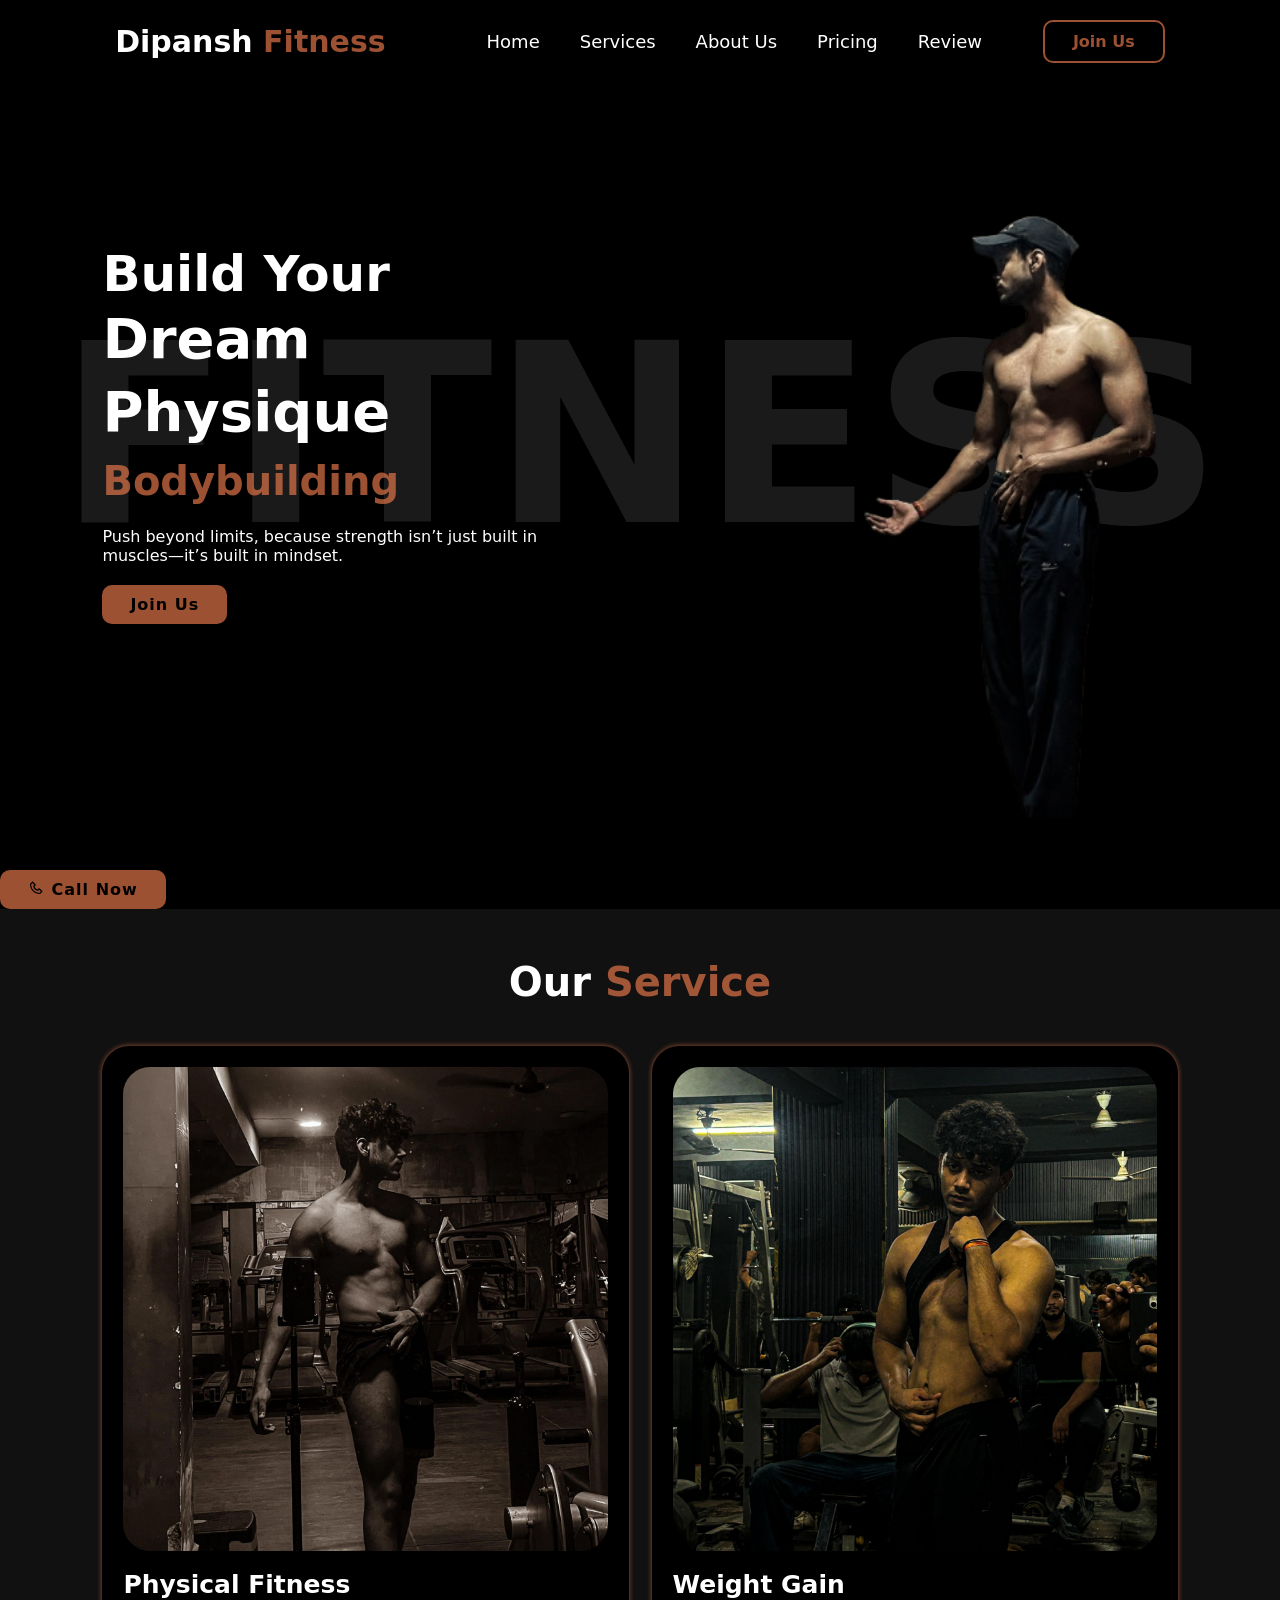
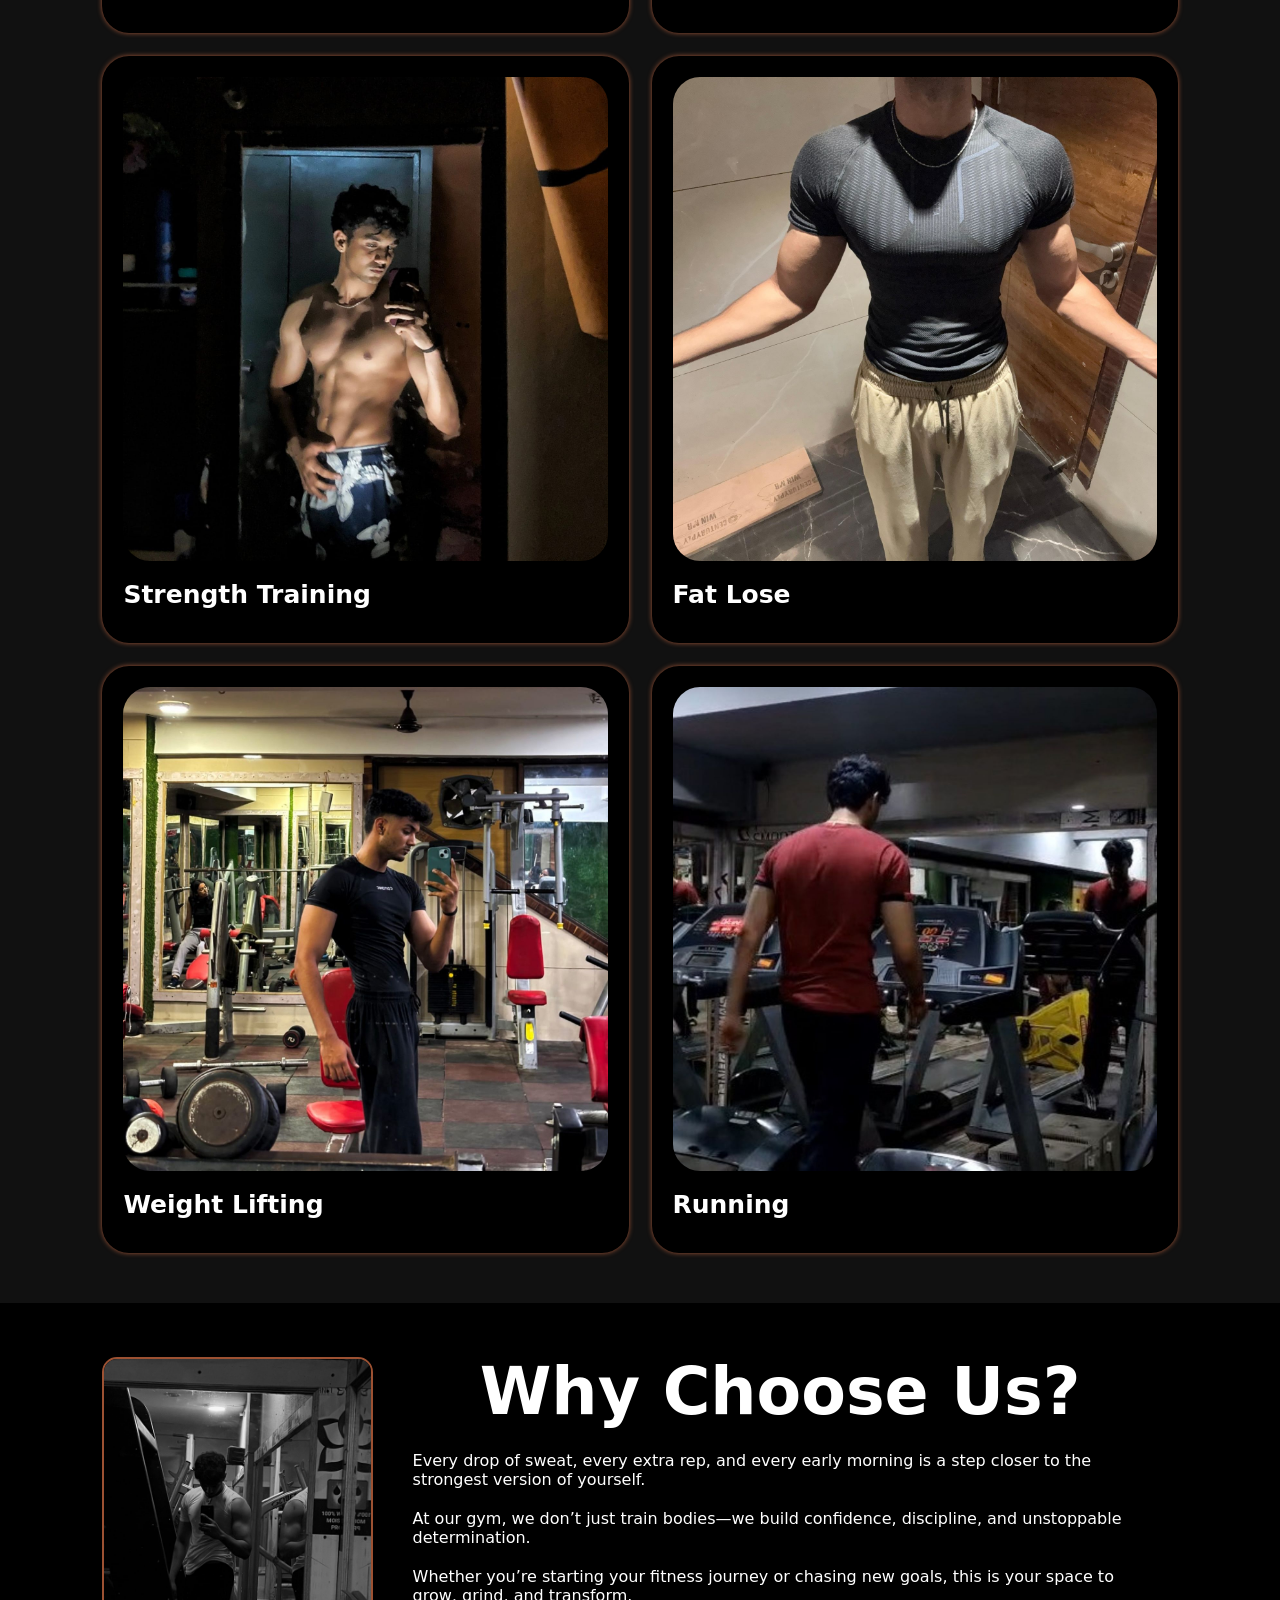
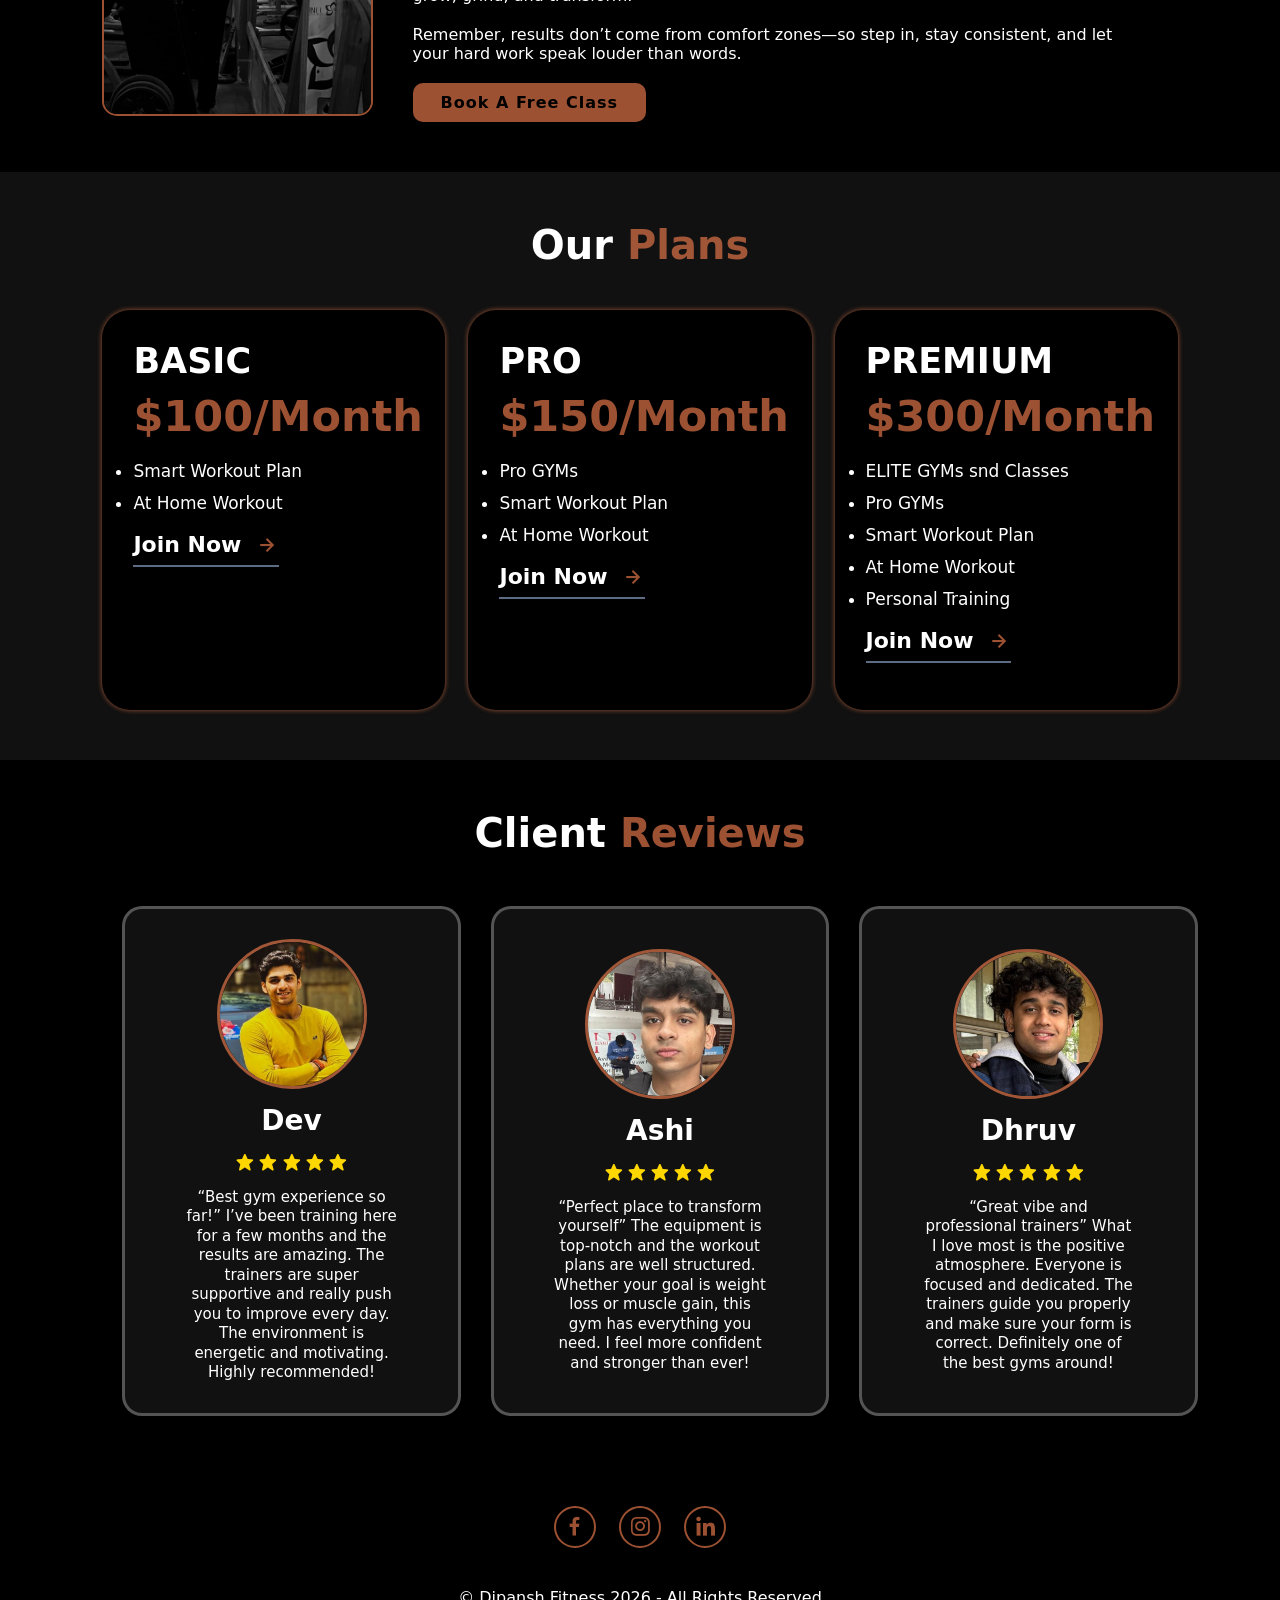
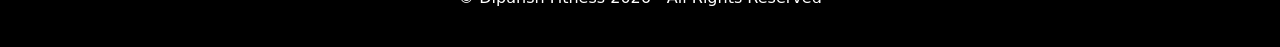
<file: index.html>
<!DOCTYPE html>
<html lang="en">
<head>
    <meta charset="UTF-8">
    <meta name="viewport" content="width=device-width, initial-scale=1.0">
    <link rel="stylesheet" href="https://unpkg.com/boxicons@2.1.4/css/boxicons.min.css">
    <link rel="stylesheet" href="style.css">
    <link rel="stylesheet" href="Services.html">
    <title>Dipansh Fitness</title>
</head>
<body>
    <!----Header Sectioon Code-->
    <header>
            <a href="#" class="logo">Dipansh <span>Fitness</span></a>
            <div class="bx bx-menu" id="menu-icon"></div>
            <ul class="navbar">
                <li><a href="#home">Home</a></li>
                <li><a href="Services.html">Services</a></li>
                <li><a href="About.html">About Us</a></li>
                <li><a href="Pricing.html">Pricing</a></li>
                <li><a href="Review.html">Review</a></li>
            </ul>
            <div class="top-btn">
                <a href="login.html" class="nav-btn">Join Us</a>
            </div>
    </header>
    <!----Home Sectioon Code-->
    <section class="home" id="home">
        <div class="home-content">
            <h3>Build Your</h3>
            <h1>Dream Physique</h1>
            <h3><span class="multiple-text">Bodybuilding</span></h3>
            <p>Push beyond limits, because strength isn’t just built in muscles—it’s built in mindset. </p>
            <a href="login.html" class="btn">Join Us</a>
        </div>
        <div class="home-img">
                <img src="Home.png " alt="Home Image">
            </div>
     
    </section>
           <a href="tel:8447808633" class="btn">
    <i class='bx bx-phone'></i> Call Now</a>
    <!-- Service Section Code -->
     <section class="services" id="services">
        <h2 class="heading">Our <span>Service</span></h2>
        <div class="services-content">
            <div class="row">
                <img src="images/12.jpg" alt="">
                <h4>Physical Fitness</h4>
            </div>
            <div class="row">
                <img src="images/8.jpg" alt="">
                <h4>Weight Gain</h4>
            </div>
            <div class="row">
                <img src="images/6.jpg" alt="">
                <h4>Strength Training</h4>
            </div>
            <div class="row">
                <img src="images/3.jpg" alt="">
                <h4>Fat Lose</h4>
            </div>
            <div class="row">
                <img src="images/9.jpg" alt="">
                <h4>Weight Lifting</h4>
            </div>
            <div class="row">
                <img src="images/16.jpg" alt="">
                <h4>Running</h4>
            </div>
        </div>
     </section>
    <!-- About Section Code -->
    <section class="about" id="about">
        <div class="about-img">
            <img src="images/7.jpeg" alt="">
        </div>
        <div class="about-content">
            <h2 class="heading">Why Choose Us?</h2>
            <p>Every drop of sweat, every extra rep, and every
                early morning is a step closer to the strongest
                version of yourself.</p>
                <p>At our gym, we don’t just train bodies—we build 
                confidence, discipline, and unstoppable determination.</p>
                <p>Whether you’re starting your fitness journey or chasing new goals,
                 this is your space to grow, grind, and transform.</p>
                <p>Remember, results don’t come from comfort zones—so step in, stay 
                consistent, and let your hard work speak louder than words.</p>
                <a href="#" class="btn">Book A Free Class</a> 
        </div>
    </section>
    <!-- Pricing Section Code -->
     <section class="plans" id="plans">
        <h2 class="heading">Our <span>Plans</span></h2>
        <div class="plans-content">
            <div class="box">
                <h3>BASIC</h3>
                <h2><span>$100/Month</span></h2>
                <ul>
                    <li>Smart Workout Plan</li>
                    <li>At Home Workout</li>
                </ul>
                <a href="#">
                    Join Now
                    <i class="bx bx-right-arrow-alt"></i>
                </a>
            </div>
            <div class="box">
                <h3>PRO</h3>
                <h2><span>$150/Month</span></h2>
                <ul>
                    <li>Pro GYMs</li>
                    <li>Smart Workout Plan</li>
                    <li>At Home Workout</li>
                </ul>
                <a href="#">
                    Join Now
                    <i class="bx bx-right-arrow-alt"></i>
                </a>
            </div>
            <div class="box">
                <h3>PREMIUM</h3>
                <h2><span>$300/Month</span></h2>
                <ul>
                    <li>ELITE GYMs snd Classes</li>
                    <li>Pro GYMs</li>
                    <li>Smart Workout Plan</li>
                    <li>At Home Workout</li>
                    <li>Personal Training</li>
                </ul>
                <a href="#">
                    Join Now
                    <i class="bx bx-right-arrow-alt"></i>
                </a>
            </div>
        </div>
     </section>
     <!-- Review Section Code -->
      <section class="review" id="review">
        <div class="review-box">
            <h2 class="heading">Client <span>Reviews</span></h2>
            <div class="wrapper">
                <div class="review-item">
                    <img src="images/r1.jpg" alt="">
                    <h2>Dev</h2>
                    <div class="rating">
                        <i class="bx bxs-star" id="Star"></i>
                        <i class="bx bxs-star" id="Star"></i>
                        <i class="bx bxs-star" id="Star"></i>
                        <i class="bx bxs-star" id="Star"></i>
                        <i class="bx bxs-star" id="Star"></i>
                    </div>
                    <p>“Best gym experience so far!”
                        I’ve been training here for a few months and the results 
                        are amazing. The trainers are super supportive and really 
                        push you to improve every day. The environment is energetic
                        and motivating. Highly recommended!</p>
                </div>
                <div class="review-item">
                    <img src="images/r3.jpg" alt="">
                    <h2>Ashi</h2>
                    <div class="rating">
                        <i class="bx bxs-star" id="Star"></i>
                        <i class="bx bxs-star" id="Star"></i>
                        <i class="bx bxs-star" id="Star"></i>
                        <i class="bx bxs-star" id="Star"></i>
                        <i class="bx bxs-star" id="Star"></i>
                    </div>
                    <p>“Perfect place to transform yourself”
                        The equipment is top-notch and the workout plans are well 
                        structured. Whether your goal is weight loss or muscle gain,
                        this gym has everything you need. I feel more confident and
                        stronger than ever!</p>
                </div>
                <div class="review-item">
                    <img src="images/r2.jpg" alt="">
                    <h2>Dhruv</h2>
                    <div class="rating">
                        <i class="bx bxs-star" id="Star"></i>
                        <i class="bx bxs-star" id="Star"></i>
                        <i class="bx bxs-star" id="Star"></i>
                        <i class="bx bxs-star" id="Star"></i>
                        <i class="bx bxs-star" id="Star"></i>
                    </div>
                    <p>“Great vibe and professional trainers”
                        What I love most is the positive atmosphere. Everyone is 
                        focused and dedicated. The trainers guide you properly and 
                        make sure your form is correct. Definitely one of the best
                        gyms around!</p>
                </div>
            </div>
        </div>
      </section>
      <!-- Footer Section Code -->
       <footer class="footer">
            <div class="social">
                <a href="#"><i class="bx bxl-facebook"></i></a>
                <a href="#"><i class="bx bxl-instagram"></i></a>
                <a href="#"><i class="bx bxl-linkedin"></i></a>
            </div>
            <p class="copyright">
                &copy; Dipansh Fitness 2026 - All Rights Reserved
            </p>
       </footer>
</body>
</html>
</file>
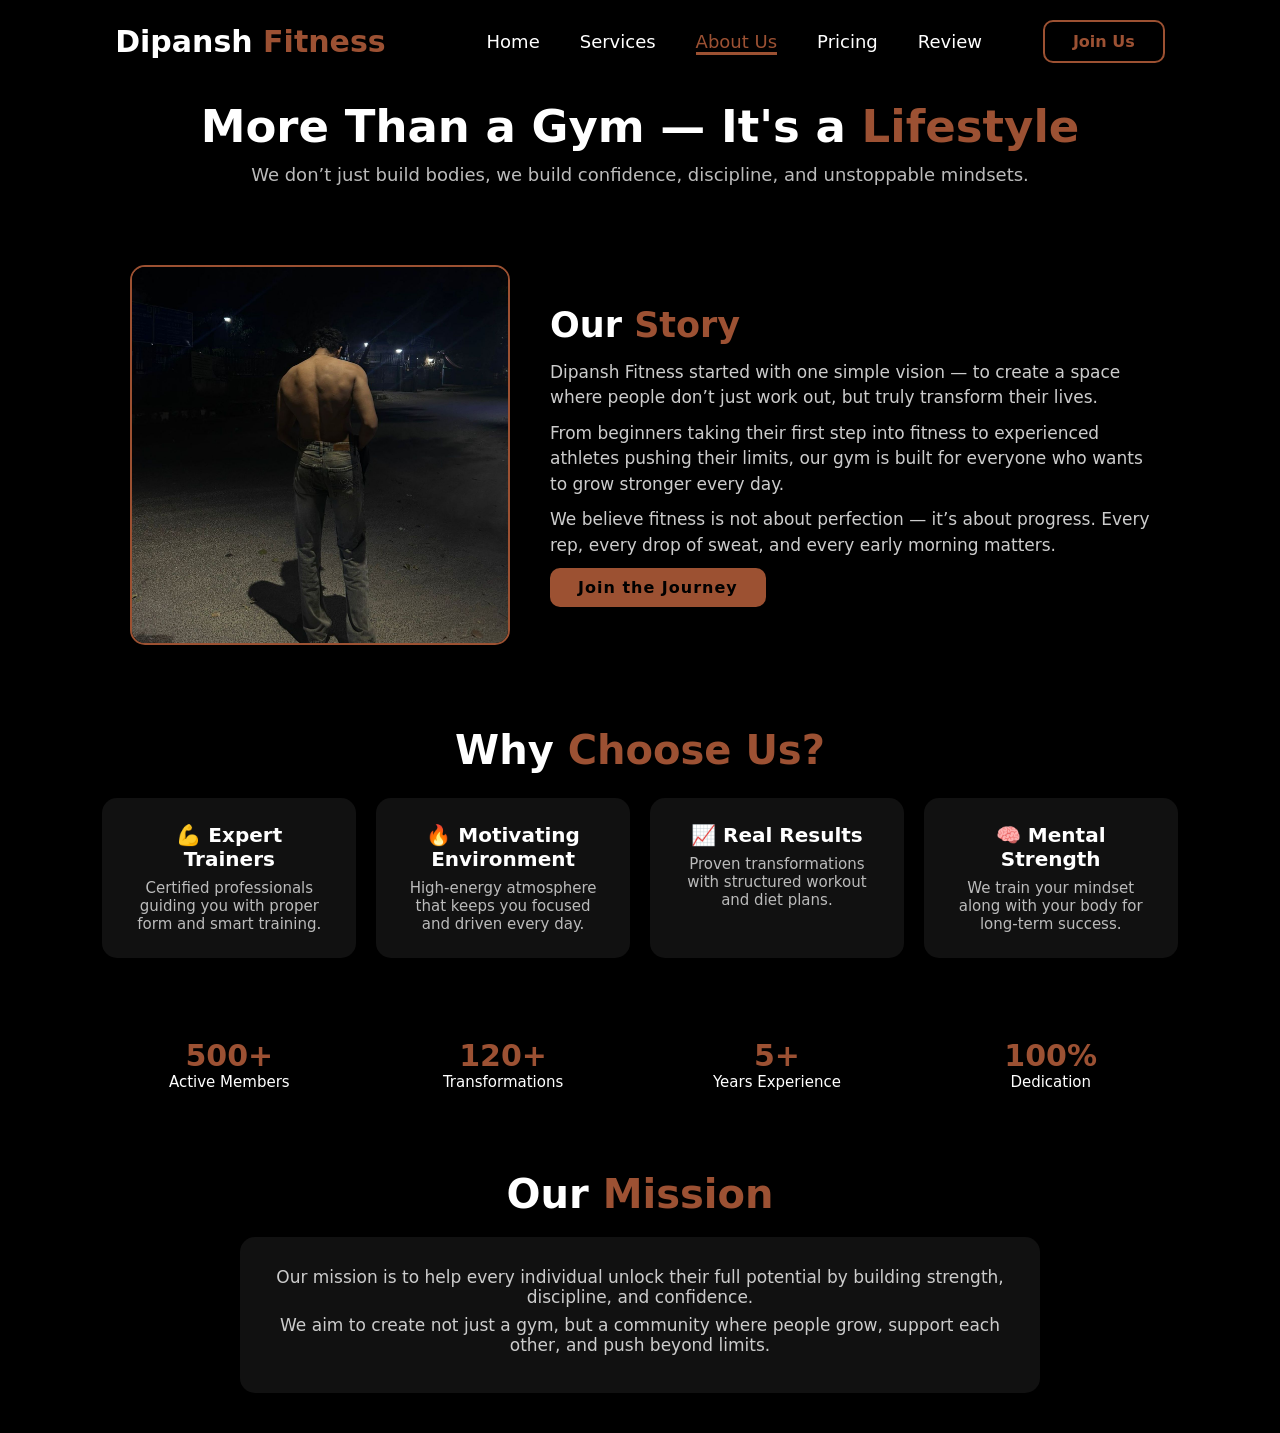
<file: About.html>
<!DOCTYPE html>
<html lang="en">
<head>
    <meta charset="UTF-8">
    <meta name="viewport" content="width=device-width, initial-scale=1.0">
    <title>About Us | Dipansh Fitness</title>
    <link rel="stylesheet" href="style.css">
</head>
<body>

<header>
    <a href="index.html" class="logo">Dipansh <span>Fitness</span></a>

    <ul class="navbar">
        <li><a href="index.html">Home</a></li>
        <li><a href="Services.html">Services</a></li>
        <li><a href="About.html" class="active">About Us</a></li>
        <li><a href="Pricing.html">Pricing</a></li>
        <li><a href="Review.html">Review</a></li>
    </ul>

    <div class="top-btn">
        <a href="login.html" class="nav-btn">Join Us</a>
    </div>
</header>

<!-- HERO ABOUT -->
<section class="about-hero">
    <h1>More Than a Gym — It's a <span>Lifestyle</span></h1>
    <p>We don’t just build bodies, we build confidence, discipline, and unstoppable mindsets.</p>
</section>

<!-- MAIN ABOUT -->
<section class="about-page">

    <div class="about-container">

        <div class="about-img">
            <img src="images/4.jpg" alt="">
        </div>

        <div class="about-text">
            <h2>Our <span>Story</span></h2>

            <p>
                Dipansh Fitness started with one simple vision — to create a space where people
                don’t just work out, but truly transform their lives.
            </p>

            <p>
                From beginners taking their first step into fitness to experienced athletes pushing
                their limits, our gym is built for everyone who wants to grow stronger every day.
            </p>

            <p>
                We believe fitness is not about perfection — it’s about progress. Every rep,
                every drop of sweat, and every early morning matters.
            </p>

            <a href="#" class="btn">Join the Journey</a>
        </div>

    </div>

</section>

<!-- WHY US -->
<section class="why-us">

    <h2 class="heading">Why <span>Choose Us?</span></h2>

    <div class="why-container">

        <div class="why-box">
            <h3>💪 Expert Trainers</h3>
            <p>Certified professionals guiding you with proper form and smart training.</p>
        </div>

        <div class="why-box">
            <h3>🔥 Motivating Environment</h3>
            <p>High-energy atmosphere that keeps you focused and driven every day.</p>
        </div>

        <div class="why-box">
            <h3>📈 Real Results</h3>
            <p>Proven transformations with structured workout and diet plans.</p>
        </div>

        <div class="why-box">
            <h3>🧠 Mental Strength</h3>
            <p>We train your mindset along with your body for long-term success.</p>
        </div>

    </div>

</section>

<!-- STATS -->
<section class="stats">

    <div class="stats-container">

        <div class="stat-box">
            <h2>500+</h2>
            <p>Active Members</p>
        </div>

        <div class="stat-box">
            <h2>120+</h2>
            <p>Transformations</p>
        </div>

        <div class="stat-box">
            <h2>5+</h2>
            <p>Years Experience</p>
        </div>

        <div class="stat-box">
            <h2>100%</h2>
            <p>Dedication</p>
        </div>

    </div>

</section>

<!-- MISSION -->
<section class="mission">

    <h2 class="heading">Our <span>Mission</span></h2>

    <div class="mission-box">
        <p>
            Our mission is to help every individual unlock their full potential
            by building strength, discipline, and confidence.
        </p>

        <p>
            We aim to create not just a gym, but a community where people grow,
            support each other, and push beyond limits.
        </p>
    </div>

</section>

</body>
</html>
</file>
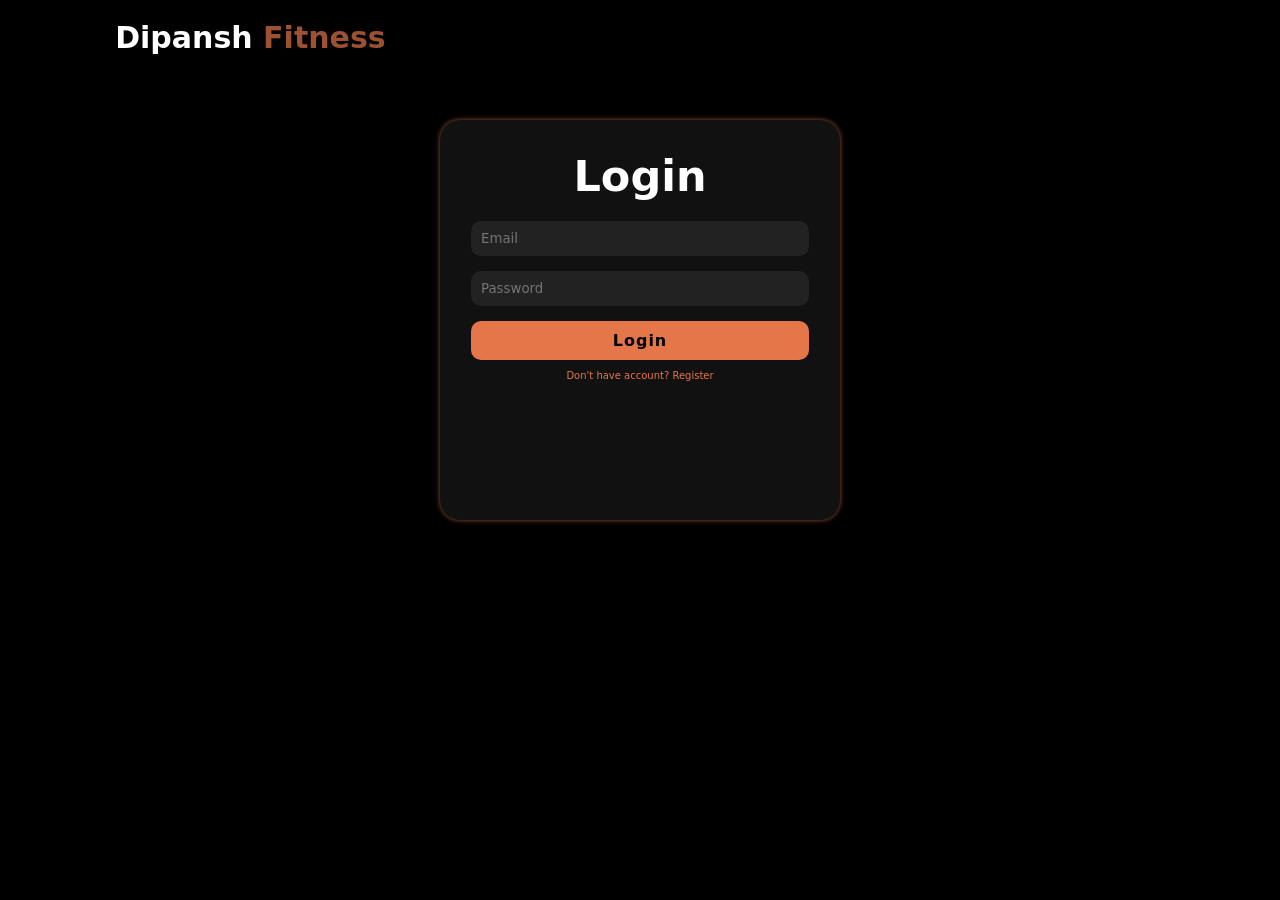
<file: login.html>
<!DOCTYPE html>
<html lang="en">
<head>
<meta charset="UTF-8">
<meta name="viewport" content="width=device-width, initial-scale=1.0">

<title>Login | Dipansh Fitness</title>

<link rel="stylesheet" href="style.css">
<link href='https://unpkg.com/boxicons@2.1.4/css/boxicons.min.css' rel='stylesheet'>

<style>

.auth{
    padding: 12rem 8% 5rem;
    display:flex;
    justify-content:center;
    align-items:center;
}

.box{
    background:#111;
    padding:3rem;
    border-radius:20px;
    width:100%;
    max-width:400px;
}

.box h2{
    text-align:center;
    margin-bottom:2rem;
}

.input-box{
    margin-bottom:1.5rem;
}

.input-box input{
    width:100%;
    padding:1rem;
    border-radius:10px;
    border:none;
    background:#222;
    color:#fff;
}

.btn{
    width:100%;
    padding:1rem;
    background:#e4764a;
    border:none;
    border-radius:10px;
    font-weight:600;
    cursor:pointer;
}

.switch{
    text-align:center;
    margin-top:1rem;
    cursor:pointer;
    color:#e4764a;
}

.message{
    text-align:center;
    margin-top:1rem;
}

</style>
</head>

<body>

<header>
    <a href="index.html" class="logo">Dipansh <span>Fitness</span></a>
</header>

<section class="auth">

    <div class="box">

        <!-- LOGIN -->
        <div id="loginBox">
            <h2>Login</h2>

            <div class="input-box">
                <input type="email" id="loginEmail" placeholder="Email">
            </div>

            <div class="input-box">
                <input type="password" id="loginPassword" placeholder="Password">
            </div>

            <button class="btn" onclick="login()">Login</button>

            <p class="switch" onclick="showRegister()">Don't have account? Register</p>
        </div>

        <!-- REGISTER -->
        <div id="registerBox" style="display:none;">
            <h2>Register</h2>

            <div class="input-box">
                <input type="text" id="regName" placeholder="Full Name">
            </div>

            <div class="input-box">
                <input type="email" id="regEmail" placeholder="Email">
            </div>

            <div class="input-box">
                <input type="password" id="regPassword" placeholder="Password">
            </div>

            <button class="btn" onclick="register()">Register</button>

            <p class="switch" onclick="showLogin()">Already have account? Login</p>
        </div>

        <p class="message" id="msg"></p>

    </div>

</section>
<script>

const msg = document.getElementById("msg");

function showRegister(){
    document.getElementById("loginBox").style.display="none";
    document.getElementById("registerBox").style.display="block";
}

function showLogin(){
    document.getElementById("registerBox").style.display="none";
    document.getElementById("loginBox").style.display="block";
}

// REGISTER
function register(){
    const name = document.getElementById("regName").value.trim();
    const email = document.getElementById("regEmail").value.trim();
    const pass = document.getElementById("regPassword").value.trim();

    if(!name || !email || !pass){
        msg.innerText="Fill all fields!";
        msg.style.color="red";
        return;
    }

    localStorage.setItem("userEmail", email);
    localStorage.setItem("userPass", pass);

    msg.innerText="Registered Successfully!";
    msg.style.color="lightgreen";

    showLogin();
}

// LOGIN
function login(){
    const email = document.getElementById("loginEmail").value.trim();
    const pass = document.getElementById("loginPassword").value.trim();

    const savedEmail = localStorage.getItem("userEmail");
    const savedPass = localStorage.getItem("userPass");

    if(email === savedEmail && pass === savedPass){
        msg.innerText="Login Successful!";
        msg.style.color="lightgreen";

        setTimeout(()=>{
            window.location.href="index.html";
        },1000);

    } else {
        msg.innerText="Invalid credentials!";
        msg.style.color="red";
    }
}

</script>
</body>
</html>
</file>
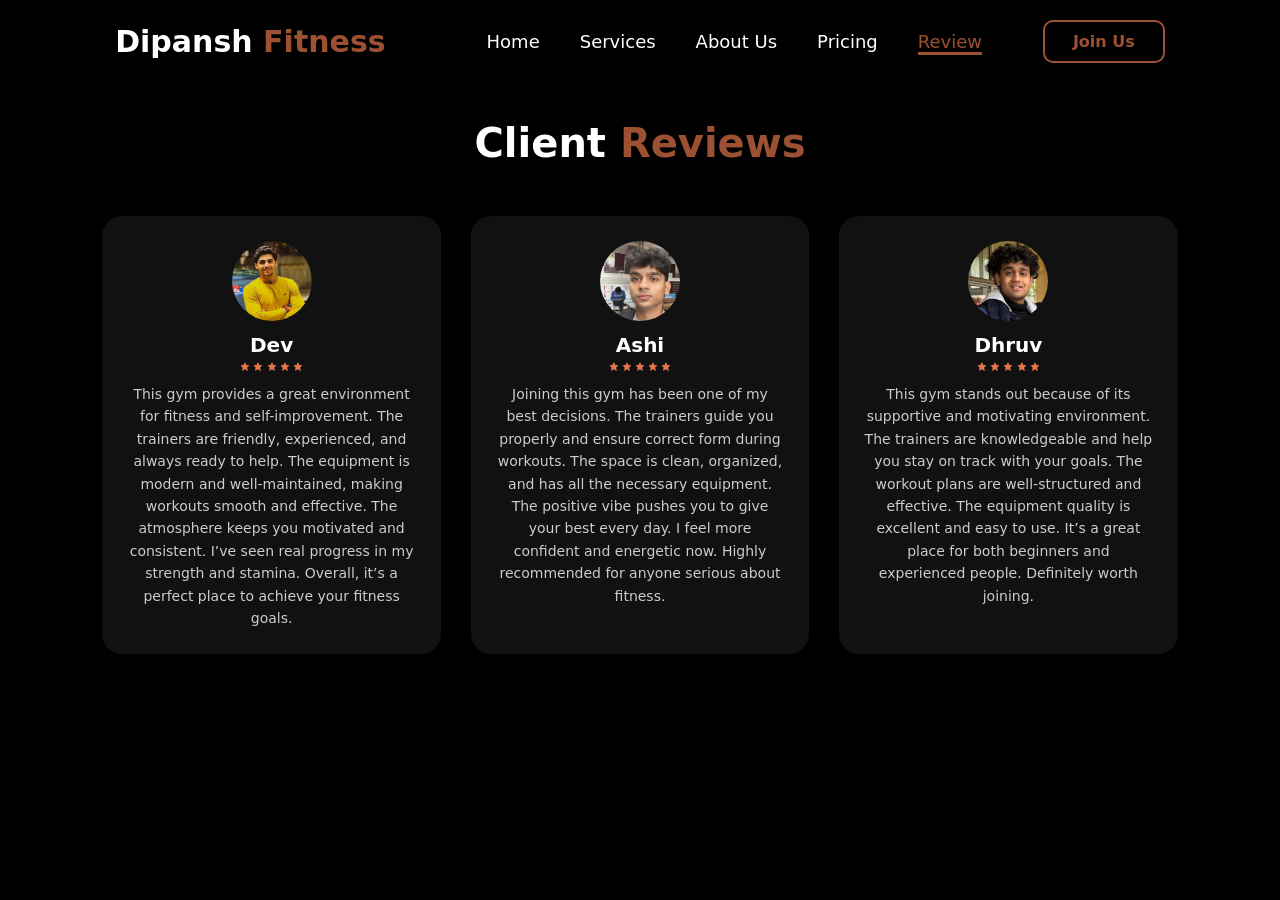
<file: Review.html>
<!DOCTYPE html>
<html lang="en">
<head>
<meta charset="UTF-8">
<meta name="viewport" content="width=device-width, initial-scale=1.0">

<title>Reviews | Dipansh Fitness</title>

<!-- MAIN CSS -->
<link rel="stylesheet" href="style.css">

<!-- ICONS -->
<link href='https://unpkg.com/boxicons@2.1.4/css/boxicons.min.css' rel='stylesheet'>

<style>

/* ONLY REVIEW PAGE STYLES */

.review-page{
    padding: 12rem 8% 5rem; /* fixes header overlap */
}

.review-container{
    display:grid;
    grid-template-columns: repeat(auto-fit, minmax(280px,1fr));
    gap:3rem;
    margin-top:5rem;
}

.review-card{
    background:#111;
    padding:2.5rem;
    border-radius:20px;
    text-align:center;
    transition:0.4s;
}

.review-card:hover{
    transform:translateY(-10px) scale(1.03);
    box-shadow:0 0 20px #e4764a;
}

.review-card img{
    width:80px;
    height:80px;
    border-radius:50%;
    margin-bottom:1rem;
}

.review-card h2{
    font-size:2rem;
    margin-bottom:0.5rem;
}

.rating{
    color:#e4764a;
    margin-bottom:1rem;
}

.review-card p{
    font-size:1.4rem;
    color:#ccc;
    line-height:1.6;
}

</style>
</head>

<body>

<!-- SAME HEADER -->
<header>
    <a href="index.html" class="logo">Dipansh <span>Fitness</span></a>

    <div class="bx bx-menu" id="menu-icon"></div>

    <ul class="navbar">
        <li><a href="index.html">Home</a></li>
        <li><a href="Services.html">Services</a></li>
        <li><a href="About.html">About Us</a></li>
        <li><a href="Pricing.html">Pricing</a></li>
        <li><a href="Review.html" class="active">Review</a></li>
    </ul>

    <div class="top-btn">
        <a href="login.html" class="nav-btn">Join Us</a>
    </div>
</header>

<!-- REVIEW SECTION -->
<section class="review-page">

    <h2 class="heading">Client <span>Reviews</span></h2>

    <div class="review-container">

        <!-- REVIEW 1 -->
        <div class="review-card">
            <img src="images/r1.jpg" alt="">
            <h2>Dev</h2>

            <div class="rating">
                <i class="bx bxs-star"></i>
                <i class="bx bxs-star"></i>
                <i class="bx bxs-star"></i>
                <i class="bx bxs-star"></i>
                <i class="bx bxs-star"></i>
            </div>

            <p>
                This gym provides a great environment for fitness and self-improvement. 
                The trainers are friendly, experienced, and always ready to help. 
                The equipment is modern and well-maintained, making workouts smooth and effective. 
                The atmosphere keeps you motivated and consistent. I’ve seen real progress 
                in my strength and stamina. Overall, it’s a perfect place to achieve your fitness goals.
            </p>
        </div>

        <!-- REVIEW 2 -->
        <div class="review-card">
            <img src="images/r3.jpg">
            <h2>Ashi</h2>

            <div class="rating">
                <i class="bx bxs-star"></i>
                <i class="bx bxs-star"></i>
                <i class="bx bxs-star"></i>
                <i class="bx bxs-star"></i>
                <i class="bx bxs-star"></i>
            </div>

            <p>
                Joining this gym has been one of my best decisions.
                The trainers guide you properly and ensure correct
                form during workouts. The space is clean, organized,
                and has all the necessary equipment. The positive 
                vibe pushes you to give your best every day. I feel
                more confident and energetic now. Highly recommended 
                for anyone serious about fitness.
        </div>

        <!-- REVIEW 3 -->
        <div class="review-card">
            <img src="images/r2.jpg" alt="">
            <h2>Dhruv</h2>

            <div class="rating">
                <i class="bx bxs-star"></i>
                <i class="bx bxs-star"></i>
                <i class="bx bxs-star"></i>
                <i class="bx bxs-star"></i>
                <i class="bx bxs-star"></i>
            </div>

            <p>
                This gym stands out because of its supportive and motivating environment. 
                The trainers are knowledgeable and help you stay on track with your goals. 
                The workout plans are well-structured and effective. The equipment quality 
                is excellent and easy to use. It’s a great place for both beginners and 
                experienced people. Definitely worth joining.
            </p>
        </div>

    </div>

</section>

</body>
</html>
</file>
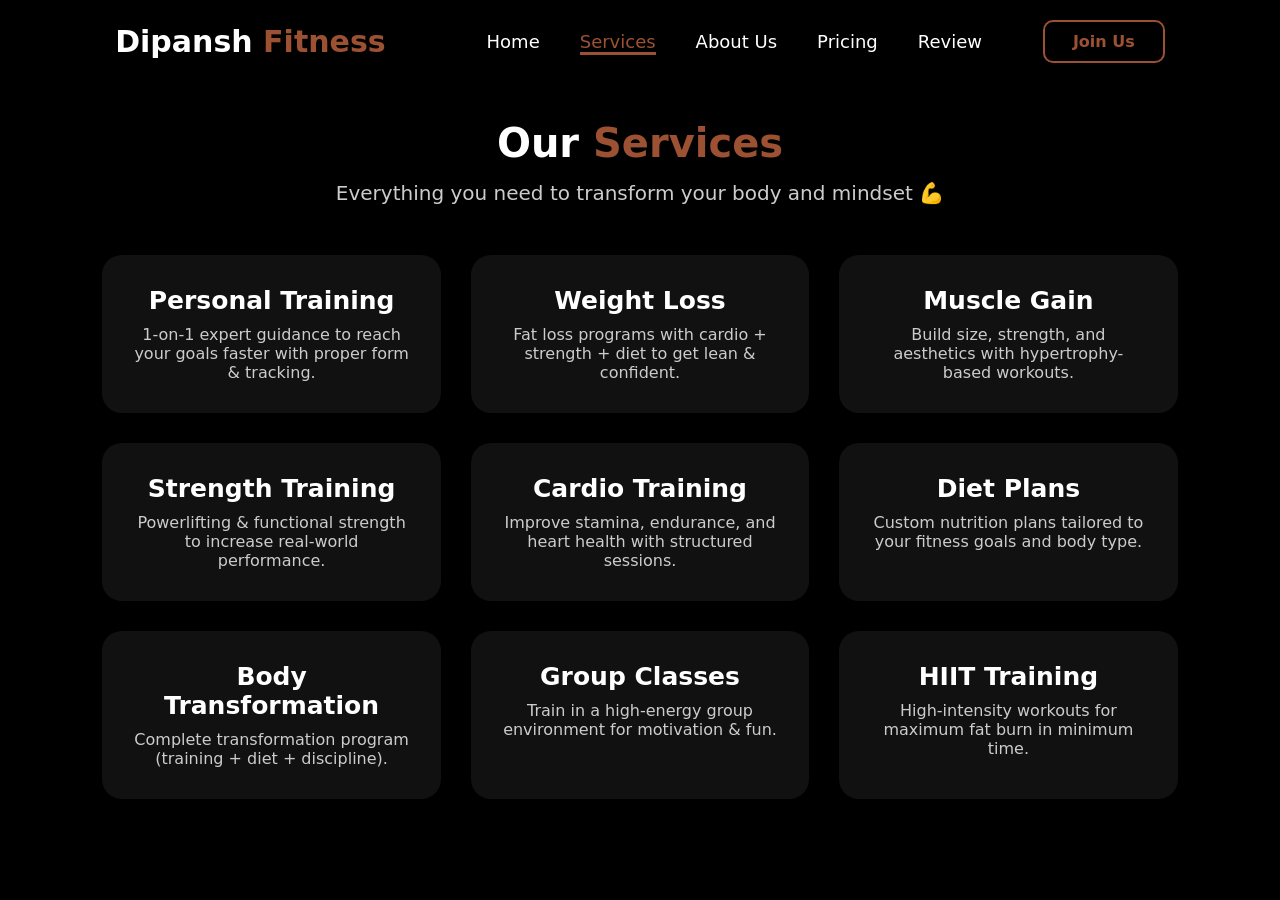
<file: Services.html>
<!DOCTYPE html>
<html lang="en">
<head>
    <meta charset="UTF-8">
    <meta name="viewport" content="width=device-width, initial-scale=1.0">
    <title>Services | Dipansh Fitness</title>
    <link rel="stylesheet" href="style.css">
</head>
<body>

<!-- HEADER SAME AS HOME -->
<header>
    <a href="index.html" class="logo">Dipansh <span>Fitness</span></a>

    <ul class="navbar">
        <li><a href="index.html">Home</a></li>
        <li><a href="services.html" class="active">Services</a></li>
        <li><a href="About.html">About Us</a></li>
        <li><a href="Pricing.html">Pricing</a></li>
        <li><a href="Review.html">Review</a></li>
    </ul>

    <div class="top-btn">
        <a href="login.html" class="nav-btn">Join Us</a>
    </div>
</header>

<!-- SERVICES -->
<section class="services-page">

    <h2 class="heading">Our <span>Services</span></h2>
    <p class="sub-heading">Everything you need to transform your body and mindset 💪</p>

    <div class="services-container">

        <div class="service-card">
            <h3>Personal Training</h3>
            <p>1-on-1 expert guidance to reach your goals faster with proper form & tracking.</p>
        </div>

        <div class="service-card">
            <h3>Weight Loss</h3>
            <p>Fat loss programs with cardio + strength + diet to get lean & confident.</p>
        </div>

        <div class="service-card">
            <h3>Muscle Gain</h3>
            <p>Build size, strength, and aesthetics with hypertrophy-based workouts.</p>
        </div>

        <div class="service-card">
            <h3>Strength Training</h3>
            <p>Powerlifting & functional strength to increase real-world performance.</p>
        </div>

        <div class="service-card">
            <h3>Cardio Training</h3>
            <p>Improve stamina, endurance, and heart health with structured sessions.</p>
        </div>

        <div class="service-card">
            <h3>Diet Plans</h3>
            <p>Custom nutrition plans tailored to your fitness goals and body type.</p>
        </div>

        <div class="service-card">
            <h3>Body Transformation</h3>
            <p>Complete transformation program (training + diet + discipline).</p>
        </div>

        <div class="service-card">
            <h3>Group Classes</h3>
            <p>Train in a high-energy group environment for motivation & fun.</p>
        </div>

        <div class="service-card">
            <h3>HIIT Training</h3>
            <p>High-intensity workouts for maximum fat burn in minimum time.</p>
        </div>

    </div>

</section>

</body>
</html>
</file>
<file: style.css>
*{
    margin: 0;
    padding: 0;
    box-sizing: border-box;
    text-decoration: none;
    list-style: none;
    border: none;
    outline: none;
    scroll-behavior: smooth;
    font-family: system-ui, -apple-system,  sans-serif;
}
html{
    font-size: 62.5%;
}

.sub{
    color:#aaa;
    margin-top:1rem;
    font-size:1.6rem;
    text-align:center;
}
:root{
    --bg-color: #000;
    --snd-bg-color: #111;
    --text-color: #fff;
    --main-color: #e4764aaf;
}

html{
    font-size: 62.5%;
}

body{
    background: var(--bg-color);
    color: var(--text-color);
}

section{
    padding: 10rem 8% 2rem;
}

/* Header Section Code */

header{
    position: fixed;
    width: 100%;
    top: 0;
    right: 0;
    z-index: 1000;
    display: flex;
    justify-content: space-between;
    align-items: center;
    padding: 2rem 9%;
    background: rgba(0, 0, 0, 0.5);
    backdrop-filter: blur(10px);
    transition: all 0.5s ease;
}

.logo{
    font-size: 3rem;
    color: var(--text-color);
    font-weight: 800;
    cursor: pointer;
    transition: 0.3s ease-in-out;
}

.logo:hover{
    transform: scale(1.1);
}

span{
    color: var(--main-color);
}

.navbar{
    display: flex;
}

.navbar a{
    font-size: 1.8rem;
    font-weight: 500;
    color: var(--text-color);
    margin-left: 4rem;
    transition: all 0.5s ease;
    border-bottom: 3px solid transparent;
}

.navbar a:hover,
.navbar a.active{
    color: var(--main-color);
    border-bottom: 3px solid var(--main-color);
}

.nav-btn{
    display: inline-block;
    padding: 1rem 2.8rem;
    background: transparent;
    color: var(--main-color);
    border: 2px solid var(--main-color);
    border-radius: 1rem;
    font-size: 1.6rem;
    font-weight: 600;
    transition: all 0.5s ease;
}

.nav-btn:hover{
    background: var(--main-color);
    color: var(--text-color);
    box-shadow: 0 0 18px var(--main-color);
}

#menu-icon{
    font-size: 3.6rem;
    color: var(--main-color);
    cursor: pointer;
    display: none;
}

/* Home Section Code*/

.home{
    display: flex;
    justify-content: center;
    align-items: center;
    position: relative;
}

.home-content h3{
    font-size: 5rem;
    font-weight: 700;
}

.home-content span{
    font-size: 4rem;
    font-weight: 550;
}

span{
    color: var(--main-color);
}

.home-content h1{
    font-size: 5.6rem;
    font-weight: 700;
    line-height: 1.3;
}

.home-img img{
    width: 45vw;
}

.home::before{
    content: "FITNESS";
    position: absolute;
    top: 50%;
    left: 50%;
    transform: translate(-50%, -50%);
    font-size: 25rem;   
    font-weight: 800;
    color: var(--text-color);
    opacity: 0.1;
    white-space: nowrap;
    z-index: 0;
}

.home-content p{
    font-size: 1.6rem;
    margin-bottom: 2rem;
    margin-top: 2rem;
}

.home-content,
.home-img{
    position: relative;
    z-index: 1;
}

.btn{
    display: inline-block;
    padding: 1rem 2.8rem;
    background: var(--main-color);
    border-radius: 1rem;
    box-shadow: none;
    font-size: 1.6rem;
    color: var(--bg-color);
    letter-spacing: 0.1rem;
    font-weight: 600;
    transition: 0.5s ease;
}

.btn:hover{
    color: var(--text-color);
    box-shadow: 0 0 1.6rem var(--main-color);
}

/* Services Section code */

.services{
    background: var(--snd-bg-color);
}

.heading{
    text-align: center;
    font-size: 6.5rem;
}

.services-content{
    display: grid;
    grid-template-columns: repeat(auto-fit, minmax(350px, auto));
    align-items: center;
    gap: 2.3rem;
    margin-top: 4.1rem;
}

.row{
    background: var(--bg-color);
    border-radius: 27px;
    border: 1px solid transparent;
    box-shadow: 0 0 5px var(--main-color);
    padding: 20px;
    transition: all 0.5s ease;
}

.row img{
    height: auto;
    width: 100%;
    border-radius: 27px;
    margin-bottom: 1.4rem;
}

.row h4{
    font-size: 25px;
    font-weight: 700;
    margin-bottom: 10px;
    line-height: 1.4;
}

.row:hover{
    border: 1px solid var(--main-color);
    transform: translateY(-5px) scale(1.04);
    cursor: pointer;
}

/* About Section Code */

.about{
    display: flex;
    justify-content: center;
    align-items: center;
    gap: 1rem;
}

.about-img img{
    width: 50vw;
    border: 2px solid var(--text-color);
    border-radius: 1rem;
    transition: 0.5s ease;
}

.about-img img:hover{
    transform: scale(1.01);
    border: 2px solid var(--main-color);
}

.about-content 
.heading{
    text-align: center;
    font-size: 6.5rem;
}

.about-content{
    padding: 0 3rem;
}

.about-content h2{
    text-align: left;
    line-height: 1.2;
}

.about-content p{
    font-size: 1.6rem;
    margin: 2rem 0 2rem;
}

/* Pricing Section Code */

.plans{
    background: var(--snd-bg-color);
}

.plans-content{
    display: grid;
    grid-template-columns: repeat(auto-fit, minmax(300px, auto));
    align-items: center;
    gap: 2.3rem;
    margin-top: 4.2rem;
}

.box{
    padding: 30px 30px 50px 30px;
    height: 40rem;
    background: var(--bg-color);
    border-radius: 28px;
    border: 1px solid transparent;
    box-shadow: 0 0 5px var(--main-color);
    transition: all 0.5s ease;
    cursor: pointer;
}

.box h3{
    font-size: 35px;
    font-weight: 600;
    margin-bottom: 10px;
}

.box h2{
    font-size: 43px;
    font-weight: 700;
    margin-bottom: 20px;
}

.box ul li{
    list-style: disc;
    font-size: 1.7rem;
    padding-bottom: 1.2rem;
}

.box a{
    display: inline-block;
    font-size: 22px;
    line-height: 1.2em;
    font-weight: 700;
    padding: 7px 0;
    color: var(--text-color);
    border-bottom: 2px solid #5d6c83;
    transition: all 0.5s ease;
}

.box i{
    vertical-align: middle;
    font-size: 25px;
    color: var(--main-color);
    margin-left: 5px;
}

.box a:hover{
    border-bottom: 1px solid var(--main-color);
}

.box:hover{
    border: 1px solid var(--main-color);
    transform: translateY(-5px) scale(1.03);
}

/* Review Section Code */

.review{
    background: var(--bg-color);
}

.review-box{
    background-size: cover;
    display: flex;
    justify-content: center;
    align-items: center;
    flex-direction: column;
}

.review .heading{
    margin-bottom: 5rem;
}

.review-box img{
    width: 15rem;
    border-radius: 50%;
    border: 3px solid var(--main-color);
}

.wrapper{
    display: grid;
    grid-template-columns: repeat(3, 1fr);
    gap: 3rem;
}

.review-item{
    min-height: 450px;
    width: 100%;
    background: var(--snd-bg-color);
    border: 3px solid rgba(238, 238, 238, 0.3);
    border-radius: 2rem;
    margin: 0 2rem;
    padding: 30px 60px;
    cursor: pointer;
    display: flex;
    flex-direction: column;
    justify-content: center;
    align-items: center;
    gap: 1.5rem;
    color: #fff;
    transition: 0.5s ease-in-out;
}

.review-item:hover{
    border: 3px solid var(--main-color);
    transform: translateY(-5px) scale(1.03);
}

.review-item h2{
    font-size: 2.8rem;
}

.review-item p{
    font-size: 1.5rem;
    line-height: 1.3;
    text-align: center;
}

#Star{
    color: gold;
    font-size: 2rem;
}

/* Footer Section Code */

.footer{
    position: relative;
    bottom: 0;
    width: 100%;
    padding: 40px 0;
}

.footer .social{
    text-align: center;
    padding-bottom: 20px;
    color: var(--main-color);
}

.footer .social a{
    font-size: 25px;
    color: var(--main-color);
    border: 2px solid var(--main-color);
    width: 42px;
    height: 42px;
    line-height: 42px;
    display: inline-block;
    text-align: center;
    border-radius: 50%;
    margin: 0 10px;
    transition: 0.3s ease-in-out;
}

.footer .social a:hover{
    transform: scale(1.2) translateY(-10px);
    background: var(--main-color);
    color: #131313;
    box-shadow: 0 0 25px var(--main-color);
}

.footer .copyright{
    margin-top: 20px;
    text-align: center;
    font-size: 16px;
    color: var(--text-color);
}

body{
    min-height: 100vh;
}

/* SERVICES PAGE FIX */

.services-page{
    padding: 12rem 8% 5rem;
    text-align: center;
}

.sub-heading{
    font-size: 2rem;
    margin-top: 1rem;
    color: #ccc;
}

.services-container{
    display: grid;
    grid-template-columns: repeat(auto-fit, minmax(280px, 1fr));
    gap: 3rem;
    margin-top: 5rem;
}

.service-card{
    background: var(--snd-bg-color);
    padding: 3rem;
    border-radius: 2rem;
    border: 1px solid transparent;
    transition: 0.4s ease;
}

.service-card h3{
    font-size: 2.5rem;
    margin-bottom: 1rem;
}

.service-card p{
    font-size: 1.6rem;
    color: #ccc;
}

.service-card:hover{
    border: 1px solid var(--main-color);
    transform: translateY(-8px) scale(1.03);
    box-shadow: 0 0 15px var(--main-color);
}

section{
    padding: 5rem 8%;
}
/* ================= CLEAN ABOUT PAGE ================= */

/* REMOVE FULL SCREEN ISSUE */
section{
    padding: 5rem 8%;
}

/* HERO (TOP SECTION) */
.about-hero{
    padding: 10rem 8% 4rem;
    text-align: center;
}

.about-hero h1{
    font-size: 4.5rem;
    line-height: 1.2;
}

.about-hero p{
    font-size: 1.8rem;
    margin-top: 1rem;
    color: #bbb;
}

/* MAIN ABOUT */
.about-page{
    padding: 4rem 8%;
}

.about-container{
    display: flex;
    align-items: center;
    justify-content: center;
    gap: 4rem;
    flex-wrap: wrap;
}

.about-img img{
    width: 380px;
    max-width: 100%;
    border-radius: 1.5rem;
    border: 2px solid var(--main-color);
}

.about-text{
    flex: 1;
    max-width: 600px;
}

.about-text h2{
    font-size: 3.5rem;
    margin-bottom: 1.5rem;
}

.about-text p{
    font-size: 1.7rem;
    margin-bottom: 1rem;
    color: #ccc;
    line-height: 1.5;
}

/* WHY US */
.why-us{
    padding: 4rem 8%;
    text-align: center;
}

.why-container{
    display: grid;
    grid-template-columns: repeat(auto-fit, minmax(220px,1fr));
    gap: 2rem;
    margin-top: 2.5rem;
}

.why-box{
    background: var(--snd-bg-color);
    padding: 2.5rem;
    border-radius: 1.5rem;
    transition: 0.3s;
}

.why-box h3{
    font-size: 2rem;
    margin-bottom: 0.8rem;
}

.why-box p{
    font-size: 1.5rem;
    color: #bbb;
}

.why-box:hover{
    transform: translateY(-5px);
    box-shadow: 0 0 12px var(--main-color);
}

/* STATS */
.stats{
    padding: 4rem 8%;
}

.stats-container{
    display: grid;
    grid-template-columns: repeat(auto-fit, minmax(150px,1fr));
    gap: 2rem;
    text-align: center;
}

.stat-box h2{
    font-size: 3rem;
    color: var(--main-color);
}

.stat-box p{
    font-size: 1.5rem;
}

/* MISSION */
.mission{
    padding: 4rem 8%;
    text-align: center;
}

.mission-box{
    margin-top: 2rem;
    background: var(--snd-bg-color);
    padding: 3rem;
    border-radius: 1.5rem;
    max-width: 800px;
    margin-left: auto;
    margin-right: auto;
}

.mission-box p{
    font-size: 1.7rem;
    margin-bottom: 0.8rem;
    color: #ccc;
}

/* HEADINGS */
.heading{
    font-size: 4rem;
    margin-bottom: 1.5rem;
}
</file>
